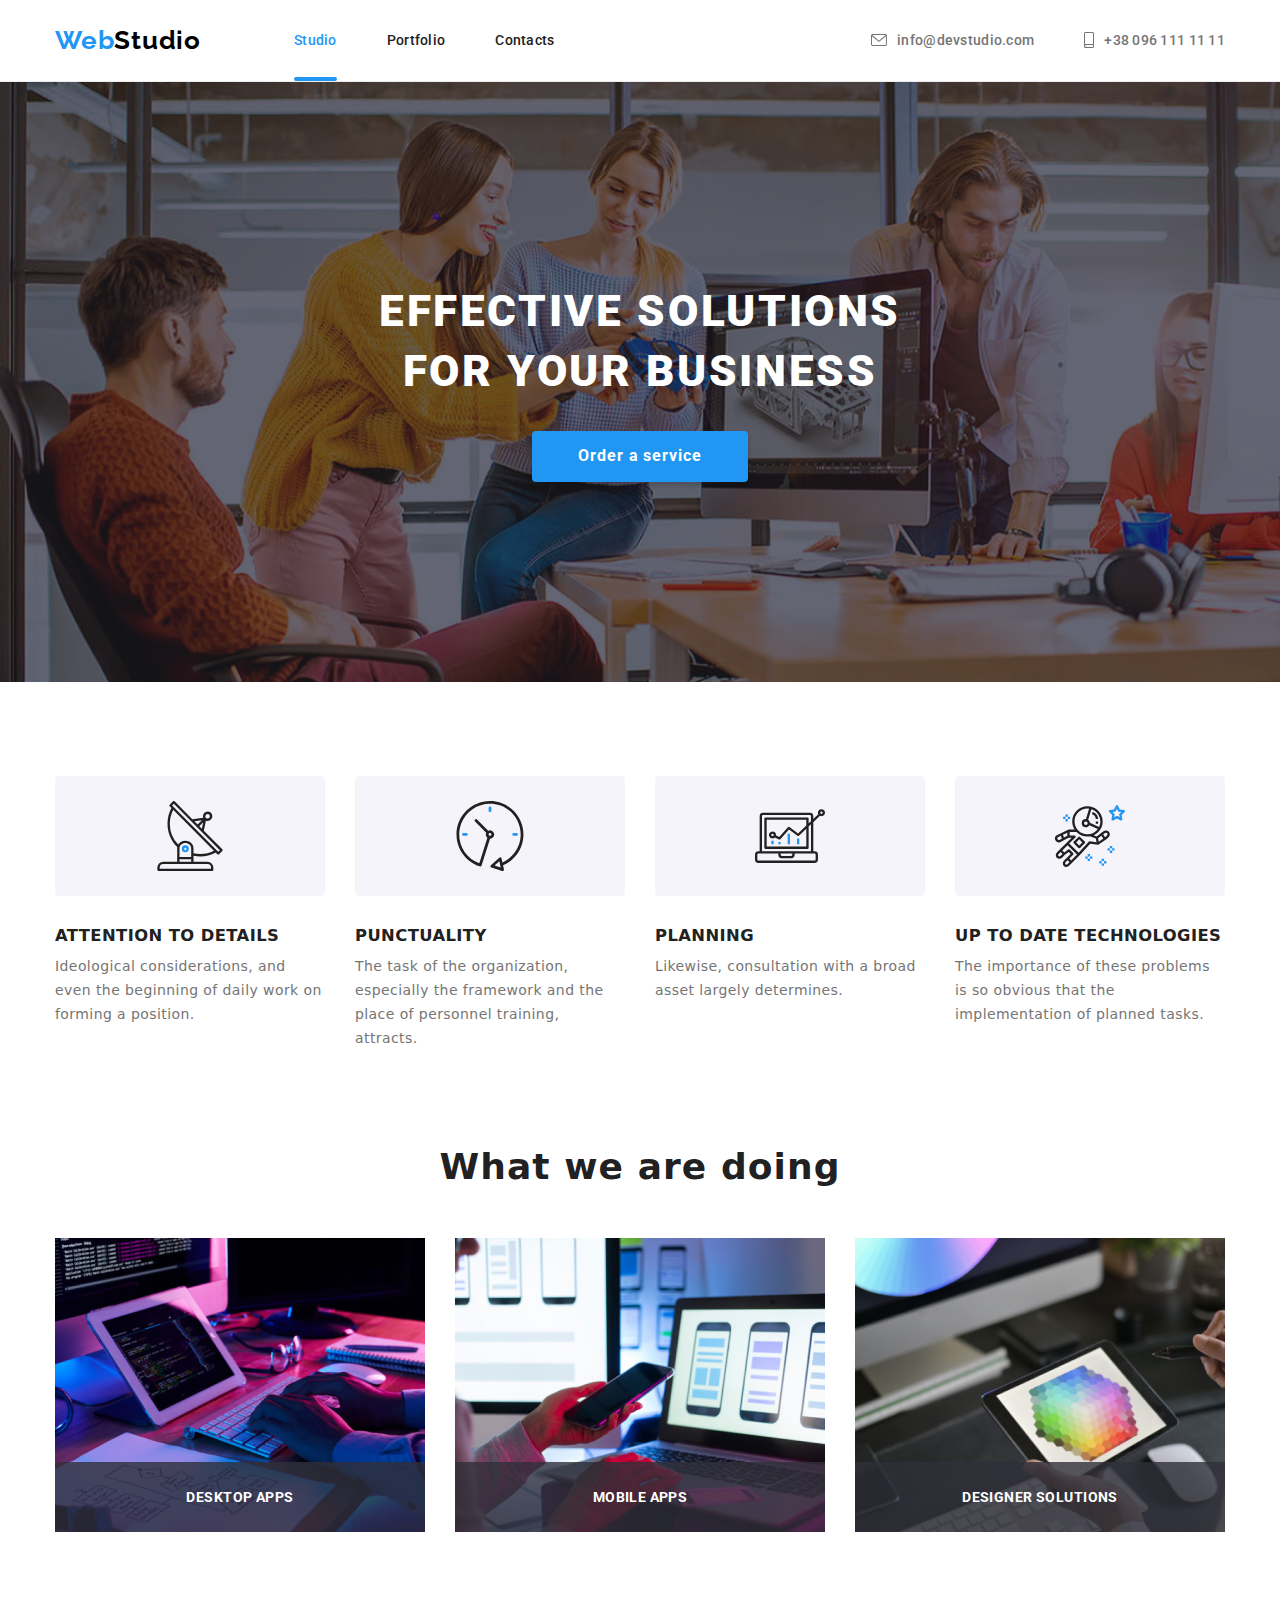
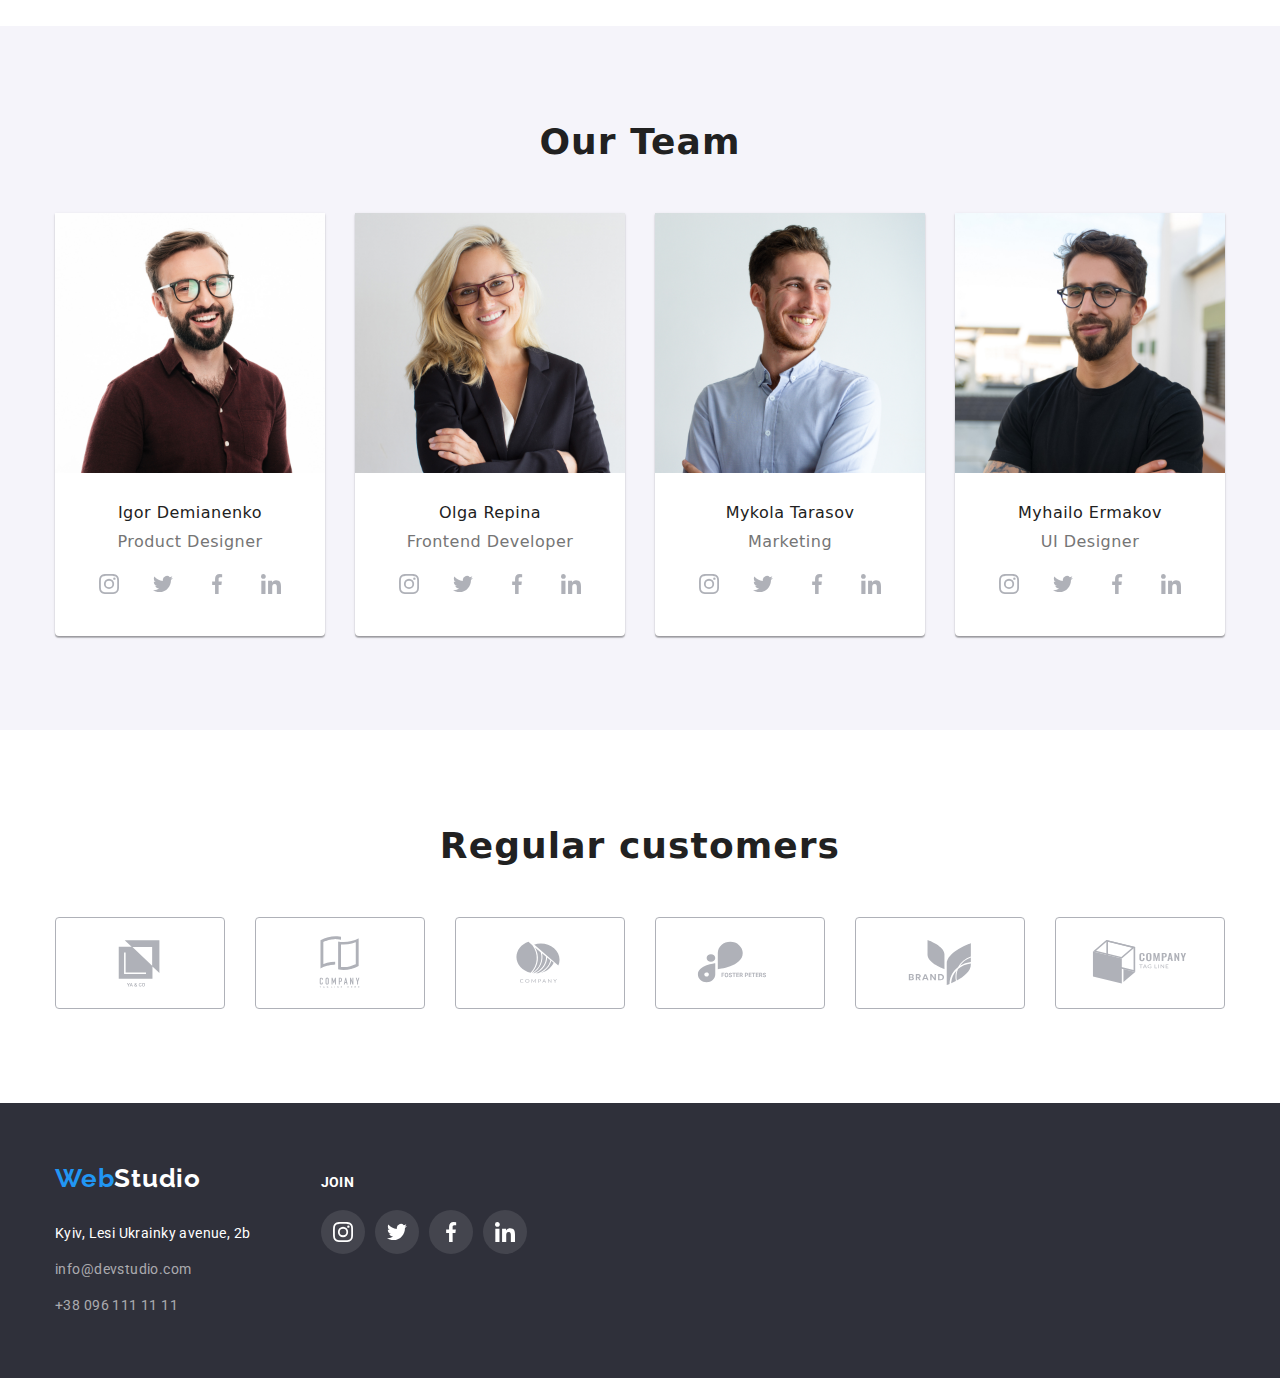
<file: index.html>
<!DOCTYPE html>
<html lang="en">
  <head>
    <meta charset="UTF-8" />
    <meta name="viewport" content="width=device-width, initial-scale=1.0" />
    <title>WebStudio</title>
    <link rel="preconnect" href="https://fonts.googleapis.com" />
    <link rel="preconnect" href="https://fonts.gstatic.com" crossorigin />
    <link
      href="https://fonts.googleapis.com/css2?family=Raleway:wght@700&family=Roboto:wght@400;500;700;900&display=swap"
      rel="stylesheet"
    />
    <link rel="stylesheet" href="./css/styles.css" />
    <link
      rel="stylesheet"
      href="https://cdnjs.cloudflare.com/ajax/libs/modern-normalize/1.0.0/modern-normalize.min.css"
    />
  </head>
  <body class="page">
    <header class="header">
      <div class="header-wrapper container">
      <nav class="header-nav">
        <a  class="header-logo list" href="./index.html" >
          <span class="logo-color">Web</span>Studio
        </a>
        <ul class="header-nav-pages list">
          <li class="header-nav-pages-item"><a class="header-nav-pages-link current" href="./index.html" >Studio</a></li>
          <li class="header-nav-pages-item"><a class="header-nav-pages-link" href="./portfolio.html" >Portfolio</a></li>
          <li class="header-nav-pages-item"><a class="header-nav-pages-link" href="" >Contacts</a></li>
        </ul>
      </nav>
      <div class="header-contacts">
        <ul class="header-contacts-list list">
          <li class="header-contacts-item">
            <a class="header-contacts-mail" href="mailto:info@devstudio.com">  <svg class="contact-icon" width="16" height="12"> <use href="./images/svg/sprite.svg#icon-envelope"></use></svg> info@devstudio.com
             </a
            >
          </li>
          <li class="header-contacts-item">
            <a class="header-contacts-phone" href="tel:+380961111111"> <svg class="contact-icon" width="10" height="16"> <use href="./images/svg/sprite.svg#icon-smartphone"></use></svg>+38 096 111 11 11</a>
          </li>
        </ul>
      </div>
       </div>
      </header>
    </header>
    <main>
      <!-- начало героя -->
      <section class="hero">
        <div class="container">
          <h1 class="hero-title">
            Effective solutions <br />
            for your business
          </h1>
          <button class="hero-btn" type="button" data-modal-open>Order a service</button>
        </div>
        
      </section>
      <!-- конеч героя -->
      <!-- начало секции с преймуществами -->
      <section class="benefits section">
        <!-- нужно разобраться со скрытием -->
        <div class="container">
          <h2 class="visually-hidden">Our benefits</h2>

          <ul class="benefits-list list">
            <li class="benefits-card">
              <div class="benefit-icon">
                <svg  width="70" height="70"><use href="./images/svg/sprite.svg#icon-antenna"></use></svg>
              </div>
                            <h3 class="benefits-list-title ">Attention to details</h3>
              <p class="benefits-text">
                Ideological considerations, and even the beginning of daily work
                on forming a position.
              </p>
            </li>
            <li class="benefits-card">
              <div class="benefit-icon">
                <svg  width="70" height="70"><use href="./images/svg/sprite.svg#icon-clock"></use></svg>
              </div>
              <h3 class="benefits-list-title">
                Punctuality</h3>
              <p class="benefits-text">
                The task of the organization, especially the framework and the
                place of personnel training, attracts.
              </p>
            </li>
            <li class="benefits-card">
              <div class="benefit-icon">
                <svg  width="70" height="70"><use href="./images/svg/sprite.svg#icon-diagram"></use></svg>
              </div>
              <h3 class="benefits-list-title">Planning</h3>
              <p class="benefits-text">
                Likewise, consultation with a broad asset largely determines.
              </p>
            </li>
            <li class="benefits-card">
              <div class="benefit-icon">
                <svg  width="70" height="70"><use href="./images/svg/sprite.svg#icon-astronaut"></use></svg>
              </div>
              <h3 class="benefits-list-title">Up to date technologies</h3>
              <p class="benefits-text">
                The importance of these problems is so obvious that the
                implementation of planned tasks.
              </p>
            </li>
          </ul>
        </div>
      </section>
      <!-- конец секции с преймуществами -->
      <!-- начало что мы делаем -->
      <section class="work section">
        <div class="container">
          <h2 class="work-title">What we are doing</h2>
          <ul class="work-images">
                        <li class="work-items">
                            <img
                src="./images/what_we_do/img_1.jpg"
                alt="programming"
                width="370"
                height="294"
              />
              <p class="work-text">Desktop apps</p>
                      </li>
                     <li class="work-items">
              <img
                src="./images/what_we_do/img_2.jpg"
                alt="design"
                width="370"
                height="294"
              />
              <p class="work-text">Mobile apps</p>
            </li>
            <li class="work-items">
              <img
                src="./images/what_we_do/img_3.png"
                alt="grafic"
                width="370"
                height="294"
              />
              <p class="work-text">Designer solutions</p>
            </li>
          </ul>
        </div>
      </section>
      <!-- конче что мы делаем -->
      <!-- команда начало -->
      <section class="team section ">
        <div class="container">
          <h2 class="team-title">Our Team</h2>
          <ul class="team-list list">
            <li class="team-card">
              <img
                src="./images/team/img_igor.jpg"
                alt="man with beard"
                width="270"
                height="260"
              />
              <div class="team-card-desc">
                <h3 class="team-list-name">Igor Demianenko</h3>
              <p class="team-list-profession">Product Designer</p>
              </div>
              <div>
                <ul class="team-social">
                <li class="team-social-item">
                  <a class="team-social-link"
                   href="https://instagram.com"
                   target="_blank"
                   rel="noopener noreferrer"
                   aria-label="Instagram"> <svg class="team-social-icon" width="20" height="20"> <use href="./images/svg/sprite.svg#icon-instagram"></use> </svg></a>
                 </li>
                 <li class="team-social-item">
                   <a class="team-social-link"
                   href="https://twitter.com"
                   target="_blank"
                   rel="noopener noreferrer"
                   aria-label="Twitter"> <svg class="team-social-icon" width="20" height="20"> <use href="./images/svg/sprite.svg#icon-twitter"></use> </svg></a>
                 </li>
                 <li class="team-social-item">
                   <a class="team-social-link"
                   href="https://facebook.com"
                   target="_blank"
                   rel="noopener noreferrer"
                   aria-label="Facebook"> <svg class="team-social-icon" width="20" height="20"> <use href="./images/svg/sprite.svg#icon-facebook"></use> </svg></a>
                 </li>
                 <li class="team-social-item">
                   <a class="team-social-link"
                   href="https://linkedin.com"
                   target="_blank"
                   rel="noopener noreferrer"
                   aria-label="Linkedin"> <svg class="team-social-icon" width="20" height="20"> <use href="./images/svg/sprite.svg#icon-linkedin"></use> </svg></a>
                 </li> 
                </ul>
              </div>
            </li>
            <li class="team-card">
              <img
                src="./images/team/img_olga.jpg"
                alt="woman"
                width="270"
                height="260"
              />
             <div class="team-card-desc"> <h3 class="team-list-name">Olga Repina</h3>
              <p class="team-list-profession">Frontend Developer</p></div>
              <div>
                <ul class="team-social">
                <li class="team-social-item">
                  <a class="team-social-link"
                   href="https://instagram.com"
                   target="_blank"
                   rel="noopener noreferrer"
                   aria-label="Instagram"> <svg class="team-social-icon" width="20" height="20"> <use href="./images/svg/sprite.svg#icon-instagram"></use> </svg></a>
                 </li>
                 <li class="team-social-item">
                   <a class="team-social-link"
                   href="https://twitter.com"
                   target="_blank"
                   rel="noopener noreferrer"
                   aria-label="Twitter"> <svg class="team-social-icon" width="20" height="20"> <use href="./images/svg/sprite.svg#icon-twitter"></use> </svg></a>
                 </li>
                 <li class="team-social-item">
                   <a class="team-social-link"
                   href="https://facebook.com"
                   target="_blank"
                   rel="noopener noreferrer"
                   aria-label="Facebook"> <svg class="team-social-icon" width="20" height="20"> <use href="./images/svg/sprite.svg#icon-facebook"></use> </svg></a>
                 </li>
                 <li class="team-social-item">
                   <a class="team-social-link"
                   href="https://linkedin.com"
                   target="_blank"
                   rel="noopener noreferrer"
                   aria-label="Linkedin"> <svg class="team-social-icon" width="20" height="20"> <use href="./images/svg/sprite.svg#icon-linkedin"></use> </svg></a>
                 </li> 
                </ul>
              </div>
            </li>
            <li class="team-card">
              <img
                src="./images/team/img_mykola.jpg"
                alt="guy"
                width="270"
                height="260"
              />
             <div class="team-card-desc"> <h3 class="team-list-name">Mykola Tarasov</h3>
              <p class="team-list-profession">Marketing</p>
             </div> <div>
              <ul class="team-social">
              <li class="team-social-item">
                <a class="team-social-link"
                 href="https://instagram.com"
                 target="_blank"
                 rel="noopener noreferrer"
                 aria-label="Instagram"> <svg class="team-social-icon" width="20" height="20"> <use href="./images/svg/sprite.svg#icon-instagram"></use> </svg></a>
               </li>
               <li class="team-social-item">
                 <a class="team-social-link"
                 href="https://twitter.com"
                 target="_blank"
                 rel="noopener noreferrer"
                 aria-label="Twitter"> <svg class="team-social-icon" width="20" height="20"> <use href="./images/svg/sprite.svg#icon-twitter"></use> </svg></a>
               </li>
               <li class="team-social-item">
                 <a class="team-social-link"
                 href="https://facebook.com"
                 target="_blank"
                 rel="noopener noreferrer"
                 aria-label="Facebook"> <svg class="team-social-icon" width="20" height="20"> <use href="./images/svg/sprite.svg#icon-facebook"></use> </svg></a>
               </li>
               <li class="team-social-item">
                 <a class="team-social-link"
                 href="https://linkedin.com"
                 target="_blank"
                 rel="noopener noreferrer"
                 aria-label="Linkedin"> <svg class="team-social-icon" width="20" height="20"> <use href="./images/svg/sprite.svg#icon-linkedin"></use> </svg></a>
               </li> 
              </ul>
            </div>
            </li>
            <li class="team-card">
              <img
                src="./images/team/img_myhailo.jpg"
                alt="man with glasses"
                width="270"
                height="260"
              />
              <div class="team-card-desc">
              <h3 class="team-list-name">Myhailo Ermakov</h3>
              <p class="team-list-profession">UI Designer</p>
              
            </div><div>
              <ul class="team-social">
              <li class="team-social-item">
                <a class="team-social-link"
                 href="https://instagram.com"
                 target="_blank"
                 rel="noopener noreferrer"
                 aria-label="Instagram"> <svg class="team-social-icon" width="20" height="20"> <use href="./images/svg/sprite.svg#icon-instagram"></use> </svg></a>
               </li>
               <li class="team-social-item">
                 <a class="team-social-link"
                 href="https://twitter.com"
                 target="_blank"
                 rel="noopener noreferrer"
                 aria-label="Twitter"> <svg class="team-social-icon" width="20" height="20"> <use href="./images/svg/sprite.svg#icon-twitter"></use> </svg></a>
               </li>
               <li class="team-social-item">
                 <a class="team-social-link"
                 href="https://facebook.com"
                 target="_blank"
                 rel="noopener noreferrer"
                 aria-label="Facebook"> <svg class="team-social-icon" width="20" height="20"> <use href="./images/svg/sprite.svg#icon-facebook"></use> </svg></a>
               </li>
               <li class="team-social-item">
                 <a class="team-social-link"
                 href="https://linkedin.com"
                 target="_blank"
                 rel="noopener noreferrer"
                 aria-label="Linkedin"> <svg class="team-social-icon" width="20" height="20"> <use href="./images/svg/sprite.svg#icon-linkedin"></use> </svg></a>
               </li> 
              </ul>
            </div>
            </li>
          </ul>
        </div>
      </section>
      <!-- команда конец -->
      <!-- начало клиенты -->
      <section class="clients section">
        <div class="container">
          <h2 class="clients-title"> Regular customers</h2>
          <ul class="clients-list">
            <li>
              <a
              class="clients-link"
              href="./index.html"
              target="_blank"
              rel="noopener noreferrer"
              aria-label="company name"
              >
            <svg class="client-icon" width="106" height="60"><use href="./images/svg/sprite.svg#icon-Logo_1"></use></svg>
            </a>
            </li>
            <li>
              <a
              class="clients-link"
              href="./index.html"
              target="_blank"
              rel="noopener noreferrer"
              aria-label="company name"
              >
            <svg class="client-icon" width="106" height="60"><use href="./images/svg/sprite.svg#icon-Logo_2"></use></svg>
            </a>
            </li>
            <li>
              <a
              class="clients-link"
              href="./index.html"
              target="_blank"
              rel="noopener noreferrer"
              aria-label="company name"
              >
            <svg class="client-icon" width="106" height="60"><use href="./images/svg/sprite.svg#icon-Logo_3"></use></svg>
            </a>
            </li>
            <li>
              <a
              class="clients-link"
              href="./index.html"
              target="_blank"
              rel="noopener noreferrer"
              aria-label="company name"
              >
            <svg class="client-icon" width="106" height="60"><use href="./images/svg/sprite.svg#icon-Logo_4"></use></svg>
            </a>
            </li>
            <li>
              <a
              class="clients-link"
              href="./index.html"
              target="_blank"
              rel="noopener noreferrer"
              aria-label="company name"
              >
            <svg class="client-icon" width="106" height="60"><use href="./images/svg/sprite.svg#icon-Logo_5"></use></svg>
            </a>
            </li>
            <li>
              <a
              class="clients-link"
              href="./index.html"
              target="_blank"
              rel="noopener noreferrer"
              aria-label="company name"
              >
            <svg class="client-icon" width="106" height="60"><use href="./images/svg/sprite.svg#icon-Logo_6"></use></svg>
            </a>
            </li>
          </ul>
        </div> 
      </section>
    </main>
    <footer class="footer">
      <div class="footer-wrapper container">
        <div>
          <a class="footer-logo" href="./index.html"
          ><span class="logo-color">Web</span>Studio</a
        >
        <ul class="footer-contacts list">
          <li class="footer-item">
            <address class="footer-address">
              <a
                  class="footer-address-link"
                  href="https://goo.gl/maps/4VGVaEGhAEvkPkxj9"
                  target="_blank"
                  rel="noopener noreferrer"
                  >Kyiv, Lesi Ukrainky avenue, 2b</a
                >
            </address>
          </li>
          <li class="footer-item">
            <a class="footer-link" href="mailto:info@devstudio.com"
              >info@devstudio.com</a
            >
          </li>
          <li class="footer-item">
            <a class="footer-link" href="tel:+380961111111"
              >+38 096 111 11 11</a
            >
          </li>
        </ul>
        </div>
        <div class="footer-social">
          <p class="footer-social-title"> Join</p>
          <ul class="footer-social-list">
            <li class="footer-social-item">
             <a class="footer-socials-link"
              href="https://instagram.com"
              target="_blank"
              rel="noopener noreferrer"
              aria-label="Instagram"> <svg class="footer-social-icon" width="20" height="20"> <use href="./images/svg/sprite.svg#icon-instagram_ft"></use> </svg></a>
            </li>
            <li class="footer-social-item">
              <a class="footer-socials-link"
              href="https://twitter.com"
              target="_blank"
              rel="noopener noreferrer"
              aria-label="Twitter"> <svg class="footer-social-icon" width="20" height="20"> <use href="./images/svg/sprite.svg#icon-twitter_ft"></use> </svg></a>
            </li>
            <li class="footer-social-item">
              <a class="footer-socials-link"
              href="https://facebook.com"
              target="_blank"
              rel="noopener noreferrer"
              aria-label="Facebook"> <svg class="footer-social-icon" width="20" height="20"> <use href="./images/svg/sprite.svg#icon-facebook_ft"></use> </svg></a>
            </li>
            <li class="footer-social-item">
              <a class="footer-socials-link"
              href="https://linkedin.com"
              target="_blank"
              rel="noopener noreferrer"
              aria-label="Linkedin"> <svg class="footer-social-icon" width="20" height="20"> <use href="./images/svg/sprite.svg#icon-linkedin_ft"></use> </svg></a>
            </li>
          </ul>
        </div>
      </div>
         </footer>
         <div class="backdrop is-hidden" data-modal>
          <div class="modal">
            <button class="modal-btn" type="button" data-modal-close>
              <div>
              <svg class="close-icon-container" width="30" height="30"><use href="./images/svg/close-btn.svg#icon-Ellipse"></use></svg>
              <svg class="close-icon" width="18" height="18"><use href="./images/svg/close-btn.svg#icon-close"></use></svg>
            </div>
            </button>
          </div>          
         </div>
         <script src="./js/modal.js"></script>
  </body>
</html>
</file>
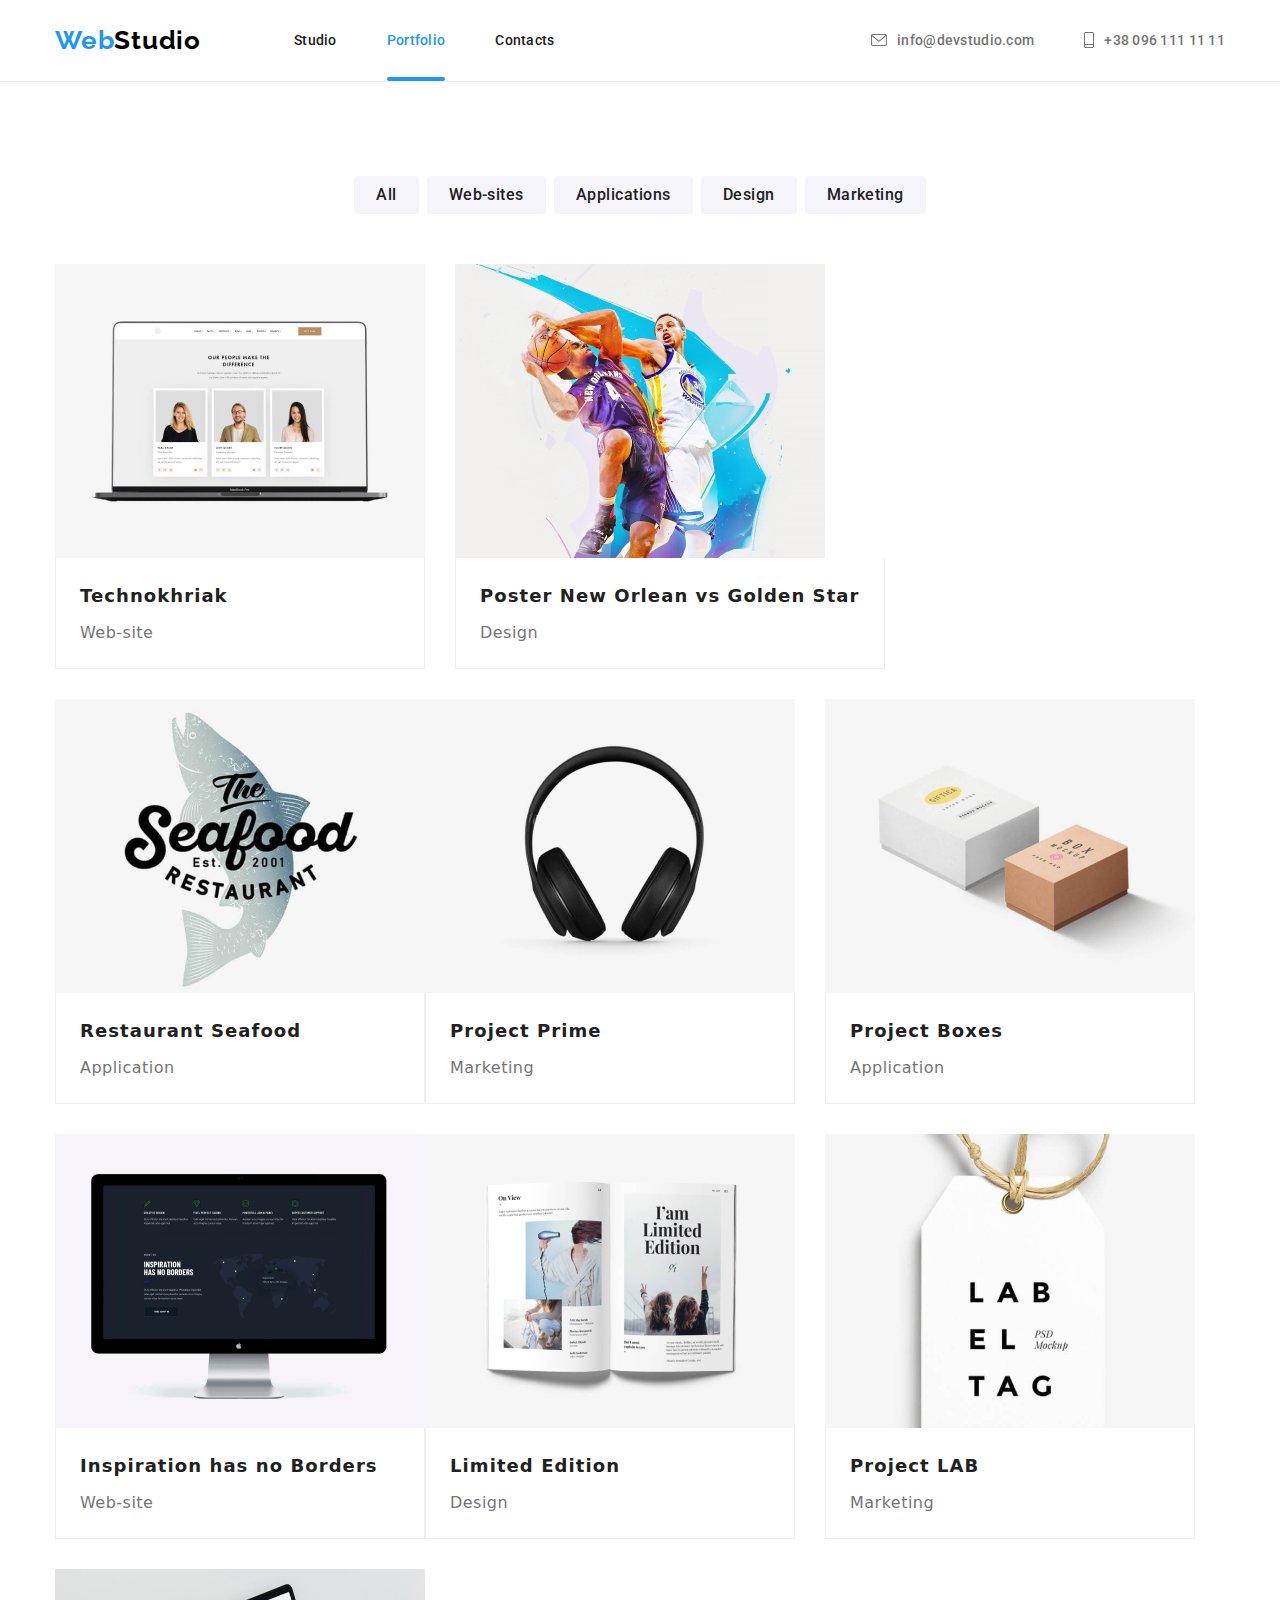
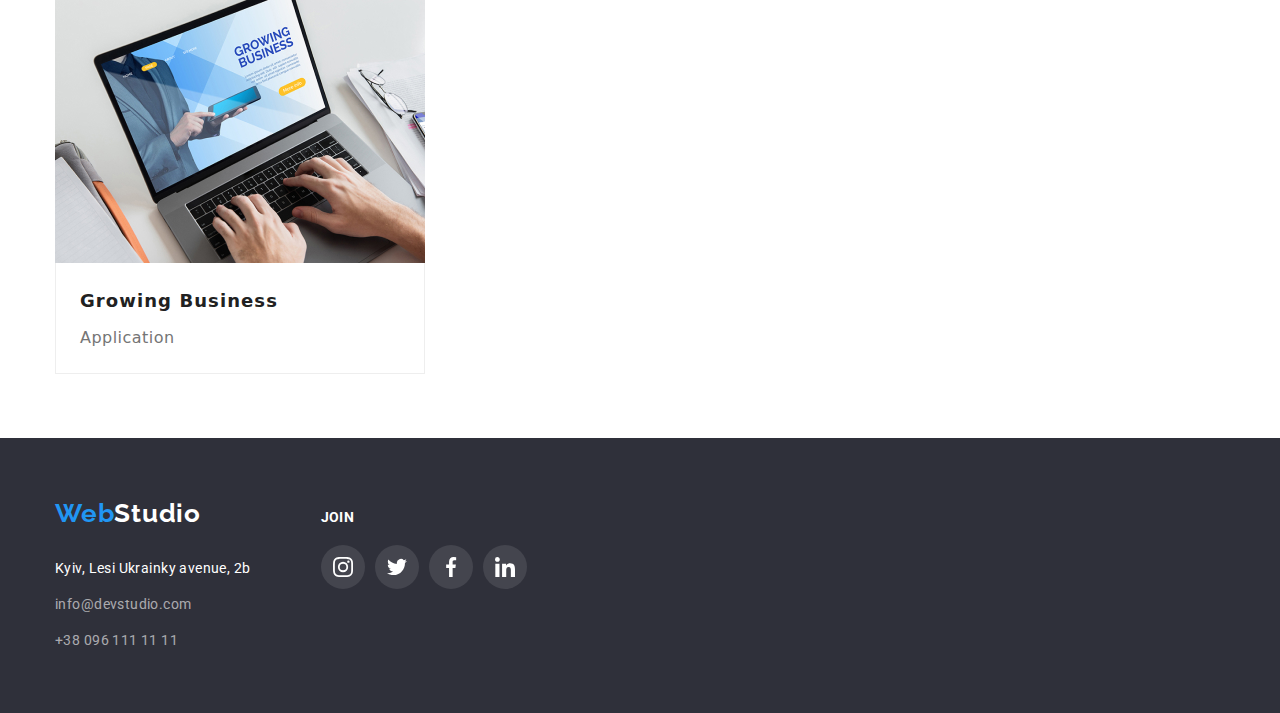
<file: portfolio.html>
<!DOCTYPE html>
<html lang="en">
  <head>
    <meta charset="UTF-8" />
    <meta name="viewport" content="width=device-width, initial-scale=1.0" />
    <title>Portfolio</title>
    <link rel="preconnect" href="https://fonts.googleapis.com" />
    <link rel="preconnect" href="https://fonts.gstatic.com" crossorigin />
    <link
      href="https://fonts.googleapis.com/css2?family=Raleway:wght@700&family=Roboto:wght@400;500;700;900&display=swap"
      rel="stylesheet"
    />
    <link rel="stylesheet" href="./css/styles.css" />
    <link
      rel="stylesheet"
      href="https://cdnjs.cloudflare.com/ajax/libs/modern-normalize/1.0.0/modern-normalize.min.css"
    />
  </head>
  <body>
    <header class="header">
      <div class="header-wrapper container">
      <nav class="header-nav">
        <a  class="header-logo list" href="./index.html" >
          <span class="logo-color">Web</span>Studio
        </a>
        <ul class="header-nav-pages list">
          <li class="header-nav-pages-item"><a class="header-nav-pages-link " href="./index.html" >Studio</a></li>
          <li class="header-nav-pages-item"><a class="header-nav-pages-link current" href="./portfolio.html" >Portfolio</a></li>
          <li class="header-nav-pages-item"><a class="header-nav-pages-link " href="" >Contacts</a></li>
        </ul>
      </nav>
      <div class="header-contacts">
        <ul class="header-contacts-list list">
          <li class="header-contacts-item">
            <a class="header-contacts-mail" href="mailto:info@devstudio.com">  <svg class="contact-icon" width="16" height="12"> <use href="./images/svg/sprite.svg#icon-envelope"></use></svg> info@devstudio.com
             </a
            >
          </li>
          <li class="header-contacts-item">
            <a class="header-contacts-phone" href="tel:+380961111111"> <svg class="contact-icon" width="10" height="16"> <use href="./images/svg/sprite.svg#icon-smartphone"></use></svg>+38 096 111 11 11</a>
          </li>
        </ul>
      </div>
       </div>
      </header>
    </header>
    <main>
      <section class="portfolio section">
        <div class="container">
          <h1 class="visually-hidden">Our portfolio</h1>
          <ul class="portfolio-filter list">
            <li class="filter-item">
              <button class="portfolio-filter-btn">All</button>
            </li>
            <li class="filter-item">
              <button class="portfolio-filter-btn">Web-sites</button>
            </li>
            <li class="filter-item">
              <button class="portfolio-filter-btn">Applications</button>
            </li>
            <li class="filter-item">
              <button class="portfolio-filter-btn">Design</button>
            </li>
            <li class="filter-item">
              <button class="portfolio-filter-btn">Marketing</button>
            </li>
          </ul>
          <ul class="portfolio-list list">
            <li class="portfolio-card">
              <a class="portfolio-card-link" href="#">
                <div class="portfolio-card-thumb">
              <img
                src="./portfolio_images/web-site_techno.jpg"
                alt="web-site"
                width="370"
                height="294"
              />
              <div class="card-overlay">
                <p class="card-overlay-text">The resource offers comprehensive offers with different levels of functionality and services. All this will allow the visitor to get comprehensive information about the company or private person.</p>
              </div>
            </div>
              <div class="portfolio-desc">
                <h3 class="portfolio-title">Technokhriak</h3>
                <p class="portfolio-text">Web-site</p>
              </div>
            </a>
            </li>
            <li class="portfolio-card">
              <a class="portfolio-card-link" href="#">
                <div class="portfolio-card-thumb">
              <img
                src="./portfolio_images/design_basket.jpg"
                alt="poster"
                width="370"
                height="294"
              />
              <div class="card-overlay">
                <p class="card-overlay-text">The resource offers comprehensive offers with different levels of functionality and services. All this will allow the visitor to get comprehensive information about the company or private person.</p>
              </div>
            </div>
              <div class="portfolio-desc">
                <h3 class="portfolio-title">
                  Poster New Orlean vs Golden Star
                </h3>
                <p class="portfolio-text">Design</p>
              </div>
            </a>
            </li>
            <li class="portfolio-card">
              <a class="portfolio-card-link" href="#">
                <div class="portfolio-card-thumb">
              <img
                src="./portfolio_images/app_seafood.jpg"
                alt="app"
                width="370"
                height="294"
              />
              <div class="card-overlay">
                <p class="card-overlay-text">The resource offers comprehensive offers with different levels of functionality and services. All this will allow the visitor to get comprehensive information about the company or private person.</p>
              </div>
              </div>
              <div class="portfolio-desc">
                <h3 class="portfolio-title">Restaurant Seafood</h3>
                <p class="portfolio-text">Application</p>
              </div>
            </a>
            </li>
            <li class="portfolio-card">
              <a class="portfolio-card-link" href="#">
                <div class="portfolio-card-thumb">
              <img
                src="./portfolio_images/marketing_prime.jpg"
                alt="project"
                width="370"
                height="294"
              />
              <div class="card-overlay">
                <p class="card-overlay-text">The resource offers comprehensive offers with different levels of functionality and services. All this will allow the visitor to get comprehensive information about the company or private person.</p>
              </div>
            </div>
              <div class="portfolio-desc">
                <h3 class="portfolio-title">Project Prime</h3>
                <p class="portfolio-text">Marketing</p>
              </div>
            </a>
            </li>
            <li class="portfolio-card">
              <a class="portfolio-card-link" href="#">
                <div class="portfolio-card-thumb">
              <img
                src="./portfolio_images/app_boxes.jpg"
                alt="app"
                width="370"
                height="294"
              />
              <div class="card-overlay">
                <p class="card-overlay-text">The resource offers comprehensive offers with different levels of functionality and services. All this will allow the visitor to get comprehensive information about the company or private person.</p>
              </div>
            </div>
              <div class="portfolio-desc">
                <h3 class="portfolio-title">Project Boxes</h3>
                <p class="portfolio-text">Application</p>
              </div>
            </a>
            </li>
            <li class="portfolio-card">
              <a class="portfolio-card-link" href="#">
                <div class="portfolio-card-thumb">
              <img
                src="./portfolio_images/web-site_inspiration.jpg"
                alt="web-site"
                width="370"
                height="294"
              />
              <div class="card-overlay">
                <p class="card-overlay-text">The resource offers comprehensive offers with different levels of functionality and services. All this will allow the visitor to get comprehensive information about the company or private person.</p>
              </div>
            </div>
              <div class="portfolio-desc">
                <h3 class="portfolio-title">Inspiration has no Borders</h3>
                <p class="portfolio-text">Web-site</p>
              </div>
            </a>
            </li>
            <li class="portfolio-card">
              <a class="portfolio-card-link" href="#">
                <div class="portfolio-card-thumb">
              <img
                src="./portfolio_images/design_limited.jpg"
                alt="edition"
                width="370"
                height="294"
              />
              <div class="card-overlay">
                <p class="card-overlay-text">The resource offers comprehensive offers with different levels of functionality and services. All this will allow the visitor to get comprehensive information about the company or private person.</p>
              </div>
            </div>
              <div class="portfolio-desc">
                <h3 class="portfolio-title">Limited Edition</h3>
                <p class="portfolio-text">Design</p>
              </div>
            </a>
            </li>
            <li class="portfolio-card">
              <a class="portfolio-card-link" href="#">
                <div class="portfolio-card-thumb">
              <img
                src="./portfolio_images/marketing_lab.jpg"
                alt="project"
                width="370"
                height="294"
              />
              <div class="card-overlay">
                <p class="card-overlay-text">The resource offers comprehensive offers with different levels of functionality and services. All this will allow the visitor to get comprehensive information about the company or private person.</p>
              </div>
            </div>
              <div class="portfolio-desc">
                <h3 class="portfolio-title">Project LAB</h3>
                <p class="portfolio-text">Marketing</p>
              </div>
            </a>
            </li>
            <li class="portfolio-card">
              <a class="portfolio-card-link" href="#">
                <div class="portfolio-card-thumb">
              <img
                src="./portfolio_images/app_business.jpg"
                alt="app"
                width="370"
                height="294"
              />
              <div class="card-overlay">
                <p class="card-overlay-text">The resource offers comprehensive offers with different levels of functionality and services. All this will allow the visitor to get comprehensive information about the company or private person.</p>
              </div>
            </div>
              <div class="portfolio-desc">
                <h3 class="portfolio-title">Growing Business</h3>
                <p class="portfolio-text">Application</p>
              </div>
            </a>
            </li>
          </ul>
        </div>
      </section>
    </main>
    <footer class="footer">
      <div class="footer-wrapper container">
        <div>
          <a class="footer-logo" href="./index.html"
            ><span class="logo-color">Web</span>Studio</a
          >
          <ul class="footer-contacts list">
            <li class="footer-item">
              <address class="footer-address">
                <a
                  class="footer-address-link"
                  href="https://goo.gl/maps/4VGVaEGhAEvkPkxj9"
                  target="_blank"
                  rel="noopener noreferrer"
                  >Kyiv, Lesi Ukrainky avenue, 2b</a
                >
              </address>
            </li>
            <li class="footer-item">
              <a class="footer-link" href="mailto:info@devstudio.com"
                >info@devstudio.com</a
              >
            </li>
            <li class="footer-item">
              <a class="footer-link" href="tel:+380961111111"
                >+38 096 111 11 11</a
              >
            </li>
          </ul>
        </div>
        <div class="footer-social">
          <p class="footer-social-title"> Join</p>
          <ul class="footer-social-list">
            <li class="footer-social-item">
              <a
                class="footer-socials-link"
                href="https://instagram.com"
                target="_blank"
                rel="noopener noreferrer"
                aria-label="Instagram"
              >
                <svg class="footer-social-icon" width="20" height="20">
                  <use
                    href="./images/svg/sprite.svg#icon-instagram_ft"
                  ></use></svg
              ></a>
            </li>
            <li class="footer-social-item">
              <a
                class="footer-socials-link"
                href="https://twitter.com"
                target="_blank"
                rel="noopener noreferrer"
                aria-label="Twitter"
              >
                <svg class="footer-social-icon" width="20" height="20">
                  <use
                    href="./images/svg/sprite.svg#icon-twitter_ft"
                  ></use></svg
              ></a>
            </li>
            <li class="footer-social-item">
              <a
                class="footer-socials-link"
                href="https://facebook.com"
                target="_blank"
                rel="noopener noreferrer"
                aria-label="Facebook"
              >
                <svg class="footer-social-icon" width="20" height="20">
                  <use
                    href="./images/svg/sprite.svg#icon-facebook_ft"
                  ></use></svg
              ></a>
            </li>
            <li class="footer-social-item">
              <a
                class="footer-socials-link"
                href="https://linkedin.com"
                target="_blank"
                rel="noopener noreferrer"
                aria-label="Linkedin"
              >
                <svg class="footer-social-icon" width="20" height="20">
                  <use
                    href="./images/svg/sprite.svg#icon-linkedin_ft"
                  ></use></svg
              ></a>
            </li>
          </ul>
        </div>
      </div>
    </footer>
  </body>
</html>
</file>
<file: css/styles.css>
:root {
  /* fonts */
  --main-font: 'Roboto', sans-serif;
  --secondary-font: 'Raleway', sans-serif;
  /* text color */
  --main-txt-cl: #757575;
  --title-txt-cl: #212121;
  --accent-txt-cl: #2196f3;
  --header-logo-cl: #000000;
  --logo-color: #2196f3;
  --btn-accent-txt-cl: #ffffff;
  --hero-txt-cl: #ffffff;
  --footer-txt-cl: #ffffff;
  --work-text-cl: #ffffff;
  --portfolio-card-disc-text:rgba(255, 255, 255, 1)
 
  --team-social-icon-cl: #AFB1B8;
  --social-hover-icon-cl: #ffffff;
  /* boarder colors */
  --header-border: #ececec;
  /* background colors */
  --hero-bg-cl: #2f303a;
  --footer-bg-cl: #2f303a;
  --footer-icon-bg-cl: #ffffff1a;
  --footer-icon-hover-cl: #2196f3;
  --footer-logo-cl: #ffffff;
  --benefit-icon-bg-cl: #f5f4fa;
  --main-bg-cl: #ffffff;
  --section-bg-cl: #f5f4fa;
  --card-bg-color: #ffffff;
  --social-hover-bg-cl: #2196f3;
  --work-text-bg: rgba(47, 48, 58, 0.8);
  --portfolio-card-disc-bg: rgba(33, 150, 243, 0.9);
  --portfolio-overlay:rgba(33, 150, 243, 0.9);

  /* btn */
  --hero-btn-cl: #2196f3;
  --portfolio-btn-cl: #212121;
  --portfolio-btn-text-hover-cl: #fff;
  --portfolio-btn-bg-cl: #f5f4fa;
  --portfolio-btn-hover-cl: #2196f3;
  --portfolio-card-border: #eeeeee;
}

body {
  font-family: var(--main-font);
  font-size: 14px;
  font-style: normal;
  letter-spacing: 0.03em;

  color: var(--main-txt-cl);
  background-color: var(--main-bg-cl);
}

h1,
h2,
h3,
h4,
h5,
h6,
p,
ul {
  margin: 0;
  padding: 0;
}

ul {
  list-style-type: none;
}

button {
  display: block;
  cursor: pointer;
  border: none;
  border-radius: 4px;
}

img {
  display: block;
  max-width: 100%;
  height: auto;
}

address {
  font-style: normal;
}

a {
  text-decoration: none;
}

.container {
  max-width: 1200px;
  margin-left: auto;
  margin-right: auto;
  padding-left: 15px;
  padding-right: 15px;
}

.section {
  padding-top: 94px;
  padding-bottom: 94px;
}

.section:nth-child(2) {
  padding-bottom: 0px;
}

.list {
  list-style: none;
  /* padding: 0;
  margin: 0; */
}
.visually-hidden {
  position: absolute;
  width: 1px;
  height: 1px;
  margin: -1px;
  border: 0;
  padding: 0;

  white-space: nowrap;
  clip-path: inset(100%);
  clip: rect(0 0 0 0);
  overflow: hidden;
}
/* header */
.header {
  border-bottom: 1px solid var(--header-border);
}

.header-wrapper {
  display: flex;
  align-items: center;
}
.header-nav {
  display: flex;
  align-items: center;
}

.header-nav-pages {
  display: flex;
  justify-content: left;
  align-items: center;
}
.header-contacts-list {
  display: flex;
  align-items: center;
}

.header-contacts {
  margin-left: auto;
}

/* header logo */

.header-logo {
  margin-right: 93px;

  font-family: var(--secondary-font);
  font-size: 26px;
  font-weight: 700;
  line-height: 1.2;
  letter-spacing: 0.78px;
  text-decoration: none;

  color: var(--header-logo-cl);
}

.logo-color {
  color: var(--logo-color);
}

/* header nav */
.header-nav-pages-item {
  margin-right: 50px;
}

.header-nav-pages-item:last-child {
  margin-right: 0px;
}

.header-nav-pages-link {
  position: relative;
  padding-top: 32px;
  padding-bottom: 32px;

  display: block;
  font-family: var(--main-font);
  font-size: 14px;
  font-weight: 500;
  line-height: 1.2;
  letter-spacing: 0.28px;
  text-decoration: none;

  color: var(--title-txt-cl);

  transition: color 250ms cubic-bezier(0.4, 0, 0.2, 1);
}

.header-nav-pages-link:focus,
.header-nav-pages-link:hover {
  color:var(--accent-txt-cl);
}

.header-contacts-mail,
.header-contacts-phone {
  padding-top: 32px;
  padding-bottom: 32px;

  display: flex;
  align-items: center;
  font-family: var(--main-font);
  font-size: 14px;
  font-weight: 500;
  line-height: 1.2;
  letter-spacing: 0.28px;
  text-decoration: none;

  color: var(--main-txt-cl);

  transition: color 250ms cubic-bezier(0.4, 0, 0.2, 1);
}

.header-contacts-item {
  margin-right: 50px;
}
.header-contacts-item:last-child {
  margin-right: 0px;
}

.header-contacts-mail:hover,
.header-contacts-mail:focus {
  color: var(--accent-txt-cl);
  fill: var(--social-hover-bg-cl);
}

.header-contacts-phone:hover,
.header-contacts-phone:focus {
  color: var(--accent-txt-cl);
  fill: var(--social-hover-bg-cl);
}

.contact-icon {
  margin-right: 10px;
  fill: currentColor;
}
.current {
  position: relative;
  color: var(--accent-txt-cl);
}


.current::after {
  content: '';

  position: absolute;
  left: 0;
  bottom: 0;

  width: 100%;
  height: 4px;

  background-color: var(--accent-txt-cl);
  border-radius: 2px;
}



/* footer */
footer {
  background-color: var(--footer-bg-cl);
  padding-top: 60px;
  padding-bottom: 60px;
}

.footer-wrapper {
  display: flex;
  align-items: baseline;
}

.footer-logo {
  display: inline-block;
  margin-bottom: 28px;
  font-family: var(--secondary-font);
  font-size: 26px;
  font-weight: 700;
  line-height: 1.2;
  letter-spacing: 0.78px;
  text-decoration: none;

  color: var(--footer-logo-cl);
}

.footer-item:not(:last-child) {
  margin-bottom: 12px;
}

.footer-address-link {
  font-family: var(--main-font);
  font-size: 14px;
  font-weight: 400;
  line-height: 1.71;
  letter-spacing: 0.42px;
  text-decoration: none;

  color: var(--footer-txt-cl);

  transition: color 250ms cubic-bezier(0.4, 0, 0.2, 1);
}

.footer-link {
  font-family: var(--main-font);
  font-size: 14px;
  font-weight: 400;
  line-height: 1.71;
  letter-spacing: 0.42px;
  text-decoration: none;

  color: rgba(255, 255, 255, 0.6);

  transition: color 250ms cubic-bezier(0.4, 0, 0.2, 1);
}

.footer-link:hover,
.footer-link:focus {
  font-family: var(--main-font);
  font-size: 14px;
  font-weight: 400;
  line-height: 24px; /* 171.429% */
  letter-spacing: 0.42px;

  color: var(--accent-txt-cl);
}

.footer-address-link:hover,
.footer-address-link:focus {
  color: var(--accent-txt-cl);
}

.footer-link:hover,
.footer-link:focus {
  color: var(--accent-txt-cl);
}

.footer-social {
  margin-left: 70px;
}
.footer-social-title {
  margin-bottom: 20px;
  font-family: var(--main-font);
  font-size: 14px;
  font-weight: 700;
  line-height: calc(16 / 14);
  text-transform: uppercase;

  color: var(--footer-txt-cl);
}

.footer-social-list {
  display: flex;
  justify-content: center;
}

.footer-socials-link {
  display: flex;
  align-items: center;
  justify-content: center;
  margin-right: 10px;
  width: 44px;
  height: 44px;

  border-radius: 50%;

  color: var(--light-txt-cl);
  background-color: var(--footer-icon-bg-cl);

  transition: background-color 250ms cubic-bezier(0.4, 0, 0.2, 1);
}

.footer-socials-link:hover,
.footer-socials-link:focus {
  background-color: var(--footer-icon-hover-cl);
}
/* Studio main*/

/* hero */

.hero {
  background-image: linear-gradient(
      to right,
      rgba(47, 48, 58, 0.4),
      rgba(47, 48, 58, 0.4)
    ),
    url(../images/svg/hero.svg);
  padding-top: 200px;
  padding-bottom: 200px;
  margin-left: auto;
  margin-right: auto;
  max-width: 1600px;
  max-height: 600px;

  background-color: var(--hero-bg-cl);
  text-align: center;
}
.hero-title {
  margin-bottom: 30px;
  margin-left: auto;
  margin-right: auto;
  max-width: 696px;

  /* text-align: center; */
  font-family: var(--main-font);
  font-size: 44px;
  font-weight: 900;
  line-height: 1.36;
  letter-spacing: 2.64px;
  text-transform: uppercase;

  color: var(--hero-txt-cl);
}

.hero-btn {
  min-width: 216px;
  margin: 0 auto;
  padding: 10px 32px;
  /* border: 0px; */
  border-radius: 4px;
  box-shadow: 0px 4px 4px rgba(0, 0, 0, 0.15);

  /* text-align: center; */
  font-family: var(--main-font);
  font-size: 16px;
  font-weight: 700;
  line-height: 1.88;
  letter-spacing: 0.96px;
  cursor: pointer;

  color: var(--hero-txt-cl);
  background-color: var(--hero-btn-cl);
}

/* Modal */

.backdrop {
  position: fixed;
  top: 0;
  left: 0;

  width: 100%;
  height: 100%;
  background-color: rgba(0, 0, 0, 0.2);

  opacity: 1;
  transition: opacity 250ms cubic-bezier(0.4, 0, 0.2, 1);
}

.backdrop.is-hidden {
  opacity: 0;
  pointer-events: none;
 }

 .backdrop.is-hidden .modal {
transform: scale(0.9) translate(-50%, -50%);
 }

.modal {
  position: absolute;
  top: 50%;
  left: 50%;
 
  height: 581px;
  width: 528px;
  box-shadow: 0px 2px 1px 0px rgba(0, 0, 0, 0.2),
    0px 1px 1px 0px rgba(0, 0, 0, 0.14), 0px 1px 3px 0px rgba(0, 0, 0, 0.12);
  border-radius: 4px;

  background-color: rgba(255, 255, 255, 1);

  transform: scale(1) translate(-50%, -50%);

  transition: transform 250ms cubic-bezier(0.4, 0, 0.2, 1);
}

.modal-btn {
  position: absolute;
  top: 8px;
  right: 8px;
  
  display: flex;
  align-items: center;
  justify-content: center;

  width: 30px;
  height: 30px;

  padding: 0;
  border-color: 4px rgba(0, 0, 0, 0.1);
  border-radius: 50%;

  background-color: #ffff;
  cursor: pointer;
}

.close-icons-container {
  position: relative; 
  display: inline-block; 
  
}
.close-icon {
  position:absolute;
  top: 50%;
  left: 50%;

  transform: translate(-50%, -50%);
}

/* section */

.benefits-card {
  margin-right: 30px;

  width: 270px;
}

.benefits-card:last-child {
  margin-right: 0px;
}

.benefits-list-title {
  margin-bottom: 10px;

  font-weight: 700;
  line-height: 1.2;
  letter-spacing: 0.42px;
  text-transform: uppercase;

  color: var(--title-txt-cl);
}

.benefits-text {
  font-weight: 400;
  line-height: 1.71;
  letter-spacing: 0.42px;
}
.benefits-list {
  display: flex;
  flex-wrap: wrap;
}
.benefit-icon {
  display: block;
  width: 270px;
  height: 120px;
  margin-bottom: 30px;
  padding: 25px 100px;
  border-radius: 4px;
  background-color: var(--benefit-icon-bg-cl);
}
/* work */

.work-title {
  margin-bottom: 50px;

  text-align: center;
  font-size: 36px;
  font-weight: 700;
  line-height: 1.2;
  letter-spacing: 1.08px;

  color: var(--title-txt-cl);
}

.work-images {
  list-style-type: none;

  display: flex;
  flex-wrap: wrap;
  justify-content: space-between;
}

.work-items {
  position: relative;
}
.work-text {
  position: absolute;
  bottom: 0;

  display: flex;
  justify-content: center;
  align-items: center;
  width: 100%;
  height: 70px;

  font-family: var(--main-font);
  font-size: 14px;
  font-weight: 700;
  line-height: 1.2;
  letter-spacing: 0.03em;
  text-align: center;
  text-transform: uppercase;

  color: var(--work-text-cl);
  background-color: var(--work-text-bg);
}

/* team */

.team {
  background-color: #f5f4fa;
}

.team-title {
  margin-bottom: 50px;

  text-align: center;
  font-size: 36px;
  font-weight: 700;
  line-height: 1.2;
  letter-spacing: 1.08px;

  color: var(--title-txt-cl);
}

.team-list {
  display: flex;
  flex-wrap: wrap;
  /* justify-content: space-between; */
}

.team-card {
  margin-right: 30px;
  border-bottom: 4px;
  background-color: #fff;

  box-shadow: 0px 1px 3px rgba(0, 0, 0, 0.12), 0px 1px 1px rgba(0, 0, 0, 0.14),
    0px 2px 1px rgba(0, 0, 0, 0.2);
  border-radius: 0px 0px 4px 4px;

  width: 270px;
}

.team-card:last-child {
  margin-right: 0px;
}
.team-list-name {
  margin-bottom: 10px;
  text-align: center;
  font-size: 16px;
  font-weight: 500;
  line-height: 1.2;
  letter-spacing: 0.48px;

  color: var(--title-txt-cl);
}
.team-card-desc {
  padding-top: 30px;
  margin-bottom: 10px;
}
.team-list-profession {
  margin-bottom: 10px;
  text-align: center;
  font-size: 16px;
  font-weight: 400;
  line-height: 1.2;
  letter-spacing: 0.48px;
}

.team-social {
  display: flex;
  justify-content: center;
  padding-bottom: 30px;
}

.team-social-link {
  display: flex;
  align-items: center;
  justify-content: center;
  width: 44px;
  height: 44px;

  border-radius: 50%;
  fill: #AFB1B8;
  /* color: var(--team-socials-icon-cl); */

  transition: fill 250ms cubic-bezier(0.4, 0, 0.2, 1), background-color 250ms cubic-bezier(0.4, 0, 0.2, 1) ;
}

.team-social-item {
  margin-right: 10px;
}
.team-social-item:last-child {
  margin-right: 0px;
}

.team-social-link:hover,
.team-social-link:focus {
  background-color: var(--social-hover-bg-cl);
  fill: var(--social-hover-icon-cl);
}
/* .team-social-icon {
  fill: #afb1b8;
} */

/* Clients */
.clients-title {
  margin-bottom: 50px;

  text-align: center;
  font-size: 36px;
  font-weight: 700;
  line-height: 1.2;
  letter-spacing: 1.08px;

  color: var(--title-txt-cl);
}

.clients-list {
  display: flex;
  justify-content: center;
  align-items: center;
  gap: 30px;
}

.clients-link {
  display: flex;
  align-items: center;
  justify-content: center;
  width: 170px;
  height: 92px;

  border-radius: 4px;
  border: 1px solid #AFB1B8;
  fill: #AFB1B8;

  transition: border-color 250ms cubic-bezier(0.4, 0, 0.2, 1), fill 250ms cubic-bezier(0.4, 0, 0.2, 1) ;
}

.clients-link:hover,
.clients-link:focus {
  border-color: var(--social-hover-bg-cl);
  fill: var(--social-hover-bg-cl);
}
/* Portfolio main*/

/* .portfolio {
  text-align: center;
} */
.portfolio-filter {
  margin-bottom: 50px;

  list-style-type: none;
  display: flex;
  flex-wrap: wrap;
  justify-content: center;
}

.filter-item {
  margin-right: 8px;
}

.filter-item:last-child {
  margin-right: 0px;
}
.portfolio-filter-btn {
  padding: 6px 22px;
  border-radius: 4px;
  border: 0;

  text-align: center;
  font-family: var(--main-font);
  font-size: 16px;
  font-weight: 500;
  line-height: 1.63; /* 162.5% */
  letter-spacing: 0.48px;
  cursor: pointer;

  color: var(--portfolio-btn-cl);
  background-color: var(--portfolio-btn-bg-cl);

  transition: color 250ms cubic-bezier(0.4, 0, 0.2, 1), background-color 250ms cubic-bezier(0.4, 0, 0.2, 1) ;
}
.portfolio-filter-btn:hover,
.portfolio-filter-btn:focus {
  color: var(--portfolio-btn-text-hover-cl);
  background-color: var(--portfolio-btn-hover-cl);
  box-shadow: 0px 3px 1px rgba(0, 0, 0, 0.1), 0px 1px 2px rgba(0, 0, 0, 0.08),
    0px 2px 2px rgba(0, 0, 0, 0.12);
}

.portfolio-list {
  margin-right: -30px;
  margin-bottom: -30px;

  list-style-type: none;
  display: flex;
  flex-wrap: wrap;
}

.portfolio-card {
  flex-basis: calc((100%-2 * 30px) / 3);

  margin-right: 30px;
  margin-bottom: 30px;

  background: var(--team-caerd-bg-cl);
 
  }

.portfolio-card:nth-child(3n) {
  margin-right: 0px;
}

.portfolio-card:nth-last-child(-n + 3) {
  margin-bottom: 0px;
}

.portfolio-card-link {
  display: block;
  transition: box-shadow 250ms cubic-bezier(0.4, 0, 0.2, 1);
}

.portfolio-card-thumb {
  position: relative;
  overflow: hidden;
  
  }

.card-overlay {
  position: absolute;

  top: 0;
  left: 0;  

  transform: translateY(100%);

  width: 100%;
  height: 100%;

  display: flex;
  align-content: center;
  justify-content: center;

  padding: 63px 24px;

  font-family: Roboto;
  font-size: 18px;
  font-weight: 400;
  line-height: calc(28 / 18);
  letter-spacing: 0.03em;
  

  color:var(--btn-accent-txt-cl);
  background-color: var(--portfolio-overlay);
  
  transition: transform 250ms cubic-bezier(0.4, 0, 0.2, 1);
  
}

/* .portfolio-card:hover,
.portfolio-card:focus {
  box-shadow: 0px 1px 1px rgba(0, 0, 0, 0.12), 0px 4px 4px rgba(0, 0, 0, 0.06),
    1px 4px 6px rgba(0, 0, 0, 0.16);
} */

.portfolio-card-link:hover,
.portfolio-card-link:focus {
  box-shadow: 0px 1px 1px rgba(0, 0, 0, 0.12), 0px 4px 4px rgba(0, 0, 0, 0.06),
    1px 4px 6px rgba(0, 0, 0, 0.16);
    }

  .portfolio-card-link:hover .card-overlay,
  .portfolio-card-link:focus .card-overlay {
      transform: translateY(0);
  }
.portfolio-desc {
  padding: 20px 24px;

  border: 1px solid var(--portfolio-card-border);
  border-top: none;
}
.portfolio-title {
  margin-bottom: 4px;

  font-size: 18px;
  font-weight: 700;
  line-height: 2;
  letter-spacing: 1.08px;

  color: var(--title-txt-cl);
}

.portfolio-text {
  font-size: 16px;
  font-weight: 400;
  line-height: 1.88;
  letter-spacing: 0.48px;
  color: var(--main-txt-cl);
}
</file>
